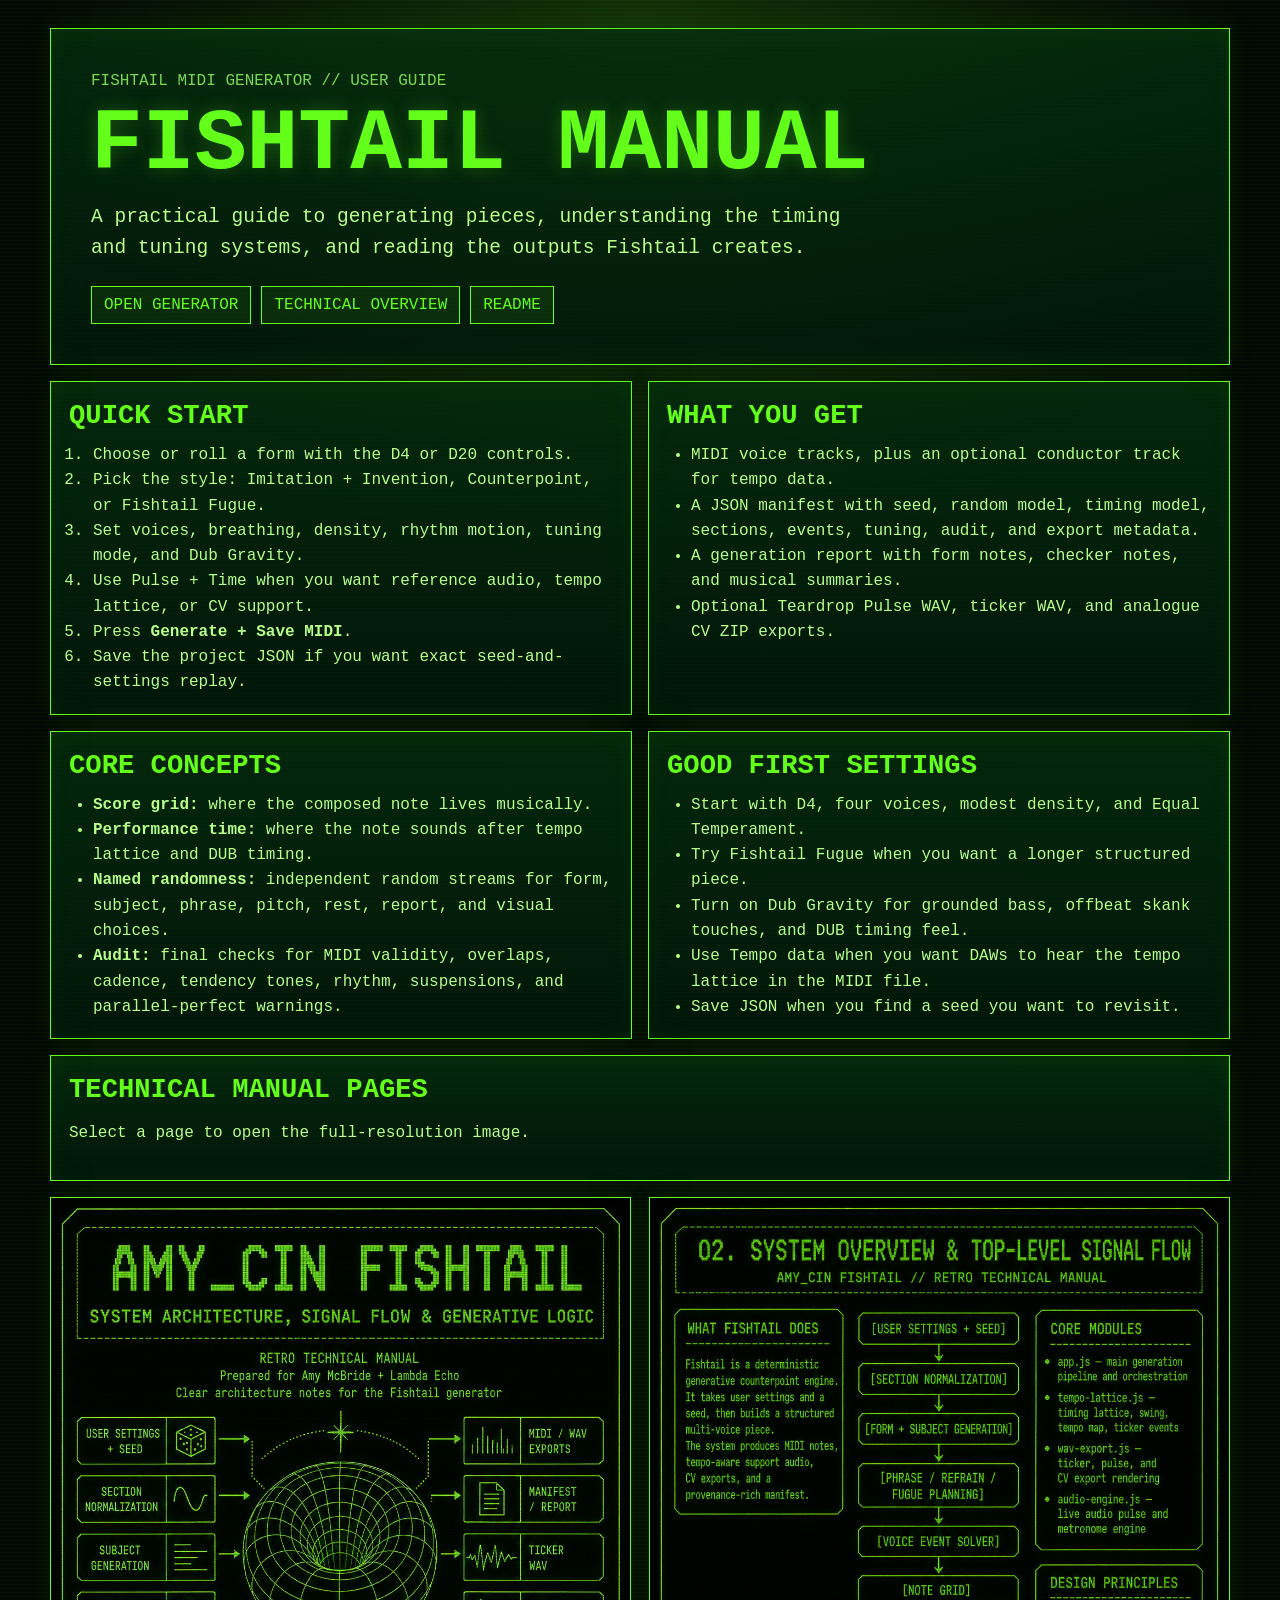
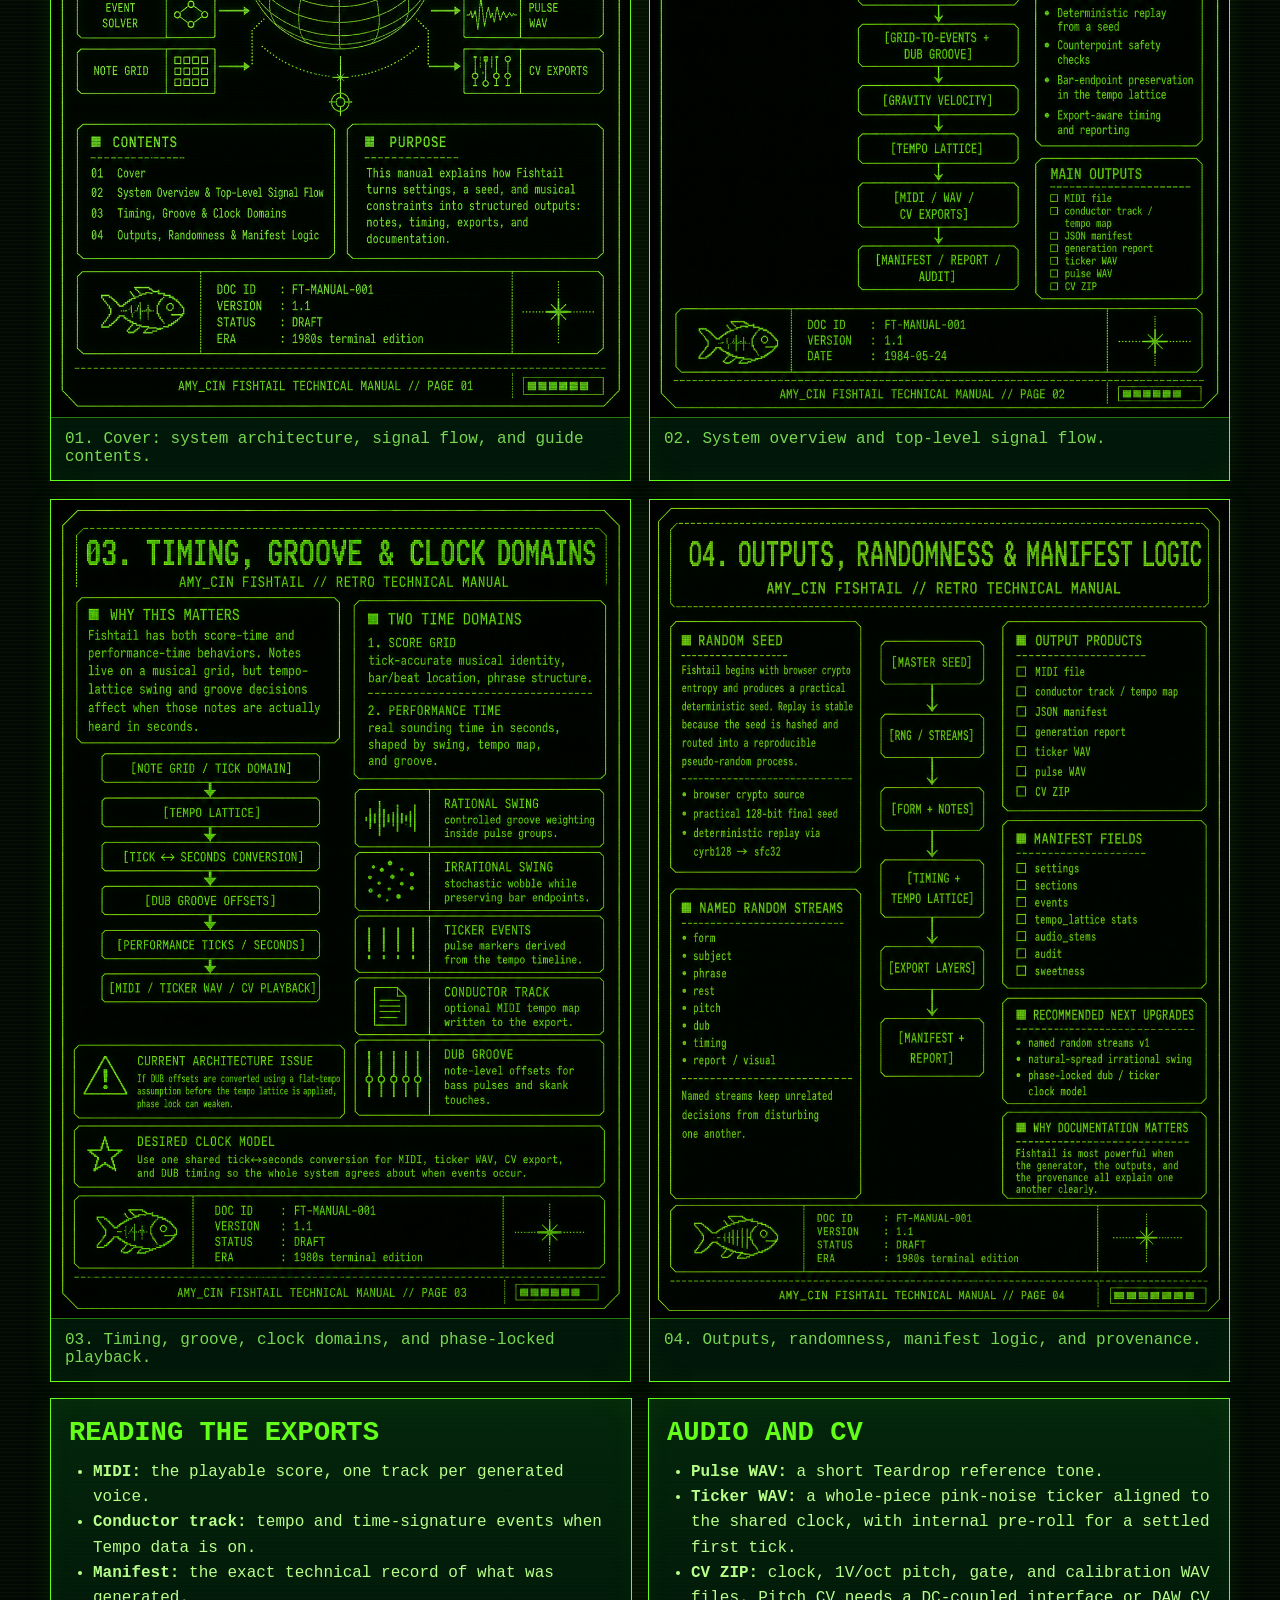
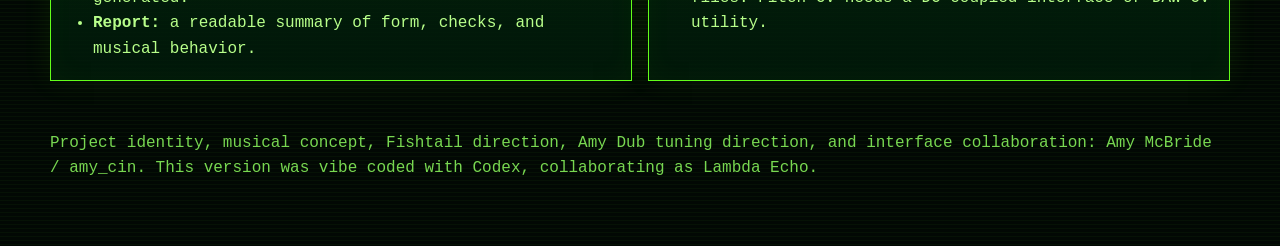
<file: docs/FISHTAIL_USER_GUIDE.html>
<!doctype html>
<html lang="en">
  <head>
    <meta charset="utf-8">
    <meta name="viewport" content="width=device-width, initial-scale=1">
    <title>amy_cin Fishtail User Guide</title>
    <style>
      :root {
        color-scheme: dark;
        --bg: #020804;
        --panel: rgba(0, 26, 10, 0.78);
        --panel-strong: rgba(4, 45, 13, 0.82);
        --line: #63ff1a;
        --line-dim: rgba(99, 255, 26, 0.42);
        --text: #b8ff8a;
        --muted: #78d851;
        --shadow: rgba(99, 255, 26, 0.24);
      }

      * {
        box-sizing: border-box;
      }

      html {
        background: var(--bg);
      }

      body {
        margin: 0;
        color: var(--text);
        font-family: "Courier New", Courier, monospace;
        background:
          linear-gradient(rgba(99, 255, 26, 0.04) 1px, transparent 1px),
          radial-gradient(circle at 50% 0%, rgba(99, 255, 26, 0.16), transparent 38rem),
          var(--bg);
        background-size: 100% 4px, auto, auto;
      }

      a {
        color: var(--line);
      }

      .guide-shell {
        width: min(1180px, calc(100% - 32px));
        margin: 0 auto;
        padding: 28px 0 48px;
      }

      .hero,
      .panel,
      .manual-page {
        border: 1px solid var(--line);
        background: linear-gradient(180deg, var(--panel-strong), var(--panel));
        box-shadow: 0 0 28px rgba(99, 255, 26, 0.08), inset 0 0 28px rgba(99, 255, 26, 0.04);
      }

      .hero {
        padding: clamp(18px, 4vw, 40px);
      }

      .eyebrow {
        margin: 0 0 10px;
        color: var(--muted);
        text-transform: uppercase;
        letter-spacing: 0;
      }

      h1,
      h2,
      h3 {
        margin: 0;
        color: var(--line);
        letter-spacing: 0;
        text-transform: uppercase;
      }

      h1 {
        font-size: clamp(2.2rem, 8vw, 5.4rem);
        line-height: 0.95;
        text-shadow: 0 0 18px var(--shadow);
      }

      h2 {
        font-size: clamp(1.1rem, 3vw, 1.7rem);
      }

      h3 {
        font-size: 1rem;
      }

      p,
      li {
        font-size: 1rem;
        line-height: 1.58;
      }

      .subtitle {
        max-width: 780px;
        margin: 16px 0 0;
        font-size: clamp(1rem, 2.5vw, 1.22rem);
      }

      .top-actions {
        display: flex;
        flex-wrap: wrap;
        gap: 10px;
        margin-top: 22px;
      }

      .button-link {
        display: inline-flex;
        align-items: center;
        min-height: 38px;
        padding: 8px 12px;
        border: 1px solid var(--line);
        color: var(--line);
        background: rgba(99, 255, 26, 0.08);
        text-decoration: none;
        text-transform: uppercase;
      }

      .grid {
        display: grid;
        grid-template-columns: repeat(12, 1fr);
        gap: 16px;
        margin-top: 16px;
      }

      .panel {
        grid-column: span 6;
        padding: 18px;
      }

      .panel.full {
        grid-column: 1 / -1;
      }

      .panel ul,
      .panel ol {
        margin: 12px 0 0;
        padding-left: 24px;
      }

      .manual-grid {
        display: grid;
        grid-template-columns: repeat(2, minmax(0, 1fr));
        gap: 18px;
        margin-top: 16px;
      }

      figure {
        margin: 0;
      }

      .manual-page {
        overflow: hidden;
      }

      .manual-page img {
        display: block;
        width: 100%;
        height: auto;
      }

      figcaption {
        padding: 12px 14px 14px;
        color: var(--muted);
        border-top: 1px solid var(--line-dim);
      }

      code {
        color: var(--line);
        background: rgba(99, 255, 26, 0.08);
        padding: 0.08rem 0.24rem;
      }

      .note {
        border-color: var(--line-dim);
        color: var(--muted);
      }

      footer {
        margin-top: 18px;
        padding: 16px 0 0;
        color: var(--muted);
      }

      @media (max-width: 820px) {
        .guide-shell {
          width: min(100% - 20px, 1180px);
          padding-top: 10px;
        }

        .panel,
        .manual-page {
          grid-column: 1 / -1;
        }

        .manual-grid {
          grid-template-columns: 1fr;
        }
      }
    </style>
  </head>
  <body>
    <main class="guide-shell">
      <header class="hero">
        <p class="eyebrow">Fishtail MIDI Generator // user guide</p>
        <h1>Fishtail Manual</h1>
        <p class="subtitle">A practical guide to generating pieces, understanding the timing and tuning systems, and reading the outputs Fishtail creates.</p>
        <nav class="top-actions" aria-label="Guide links">
          <a class="button-link" href="../index.html">Open Generator</a>
          <a class="button-link" href="FISHTAIL_HOW_IT_WORKS.md">Technical Overview</a>
          <a class="button-link" href="../README.md">README</a>
        </nav>
      </header>

      <section class="grid" aria-label="Quick start">
        <article class="panel">
          <h2>Quick Start</h2>
          <ol>
            <li>Choose or roll a form with the D4 or D20 controls.</li>
            <li>Pick the style: Imitation + Invention, Counterpoint, or Fishtail Fugue.</li>
            <li>Set voices, breathing, density, rhythm motion, tuning mode, and Dub Gravity.</li>
            <li>Use Pulse + Time when you want reference audio, tempo lattice, or CV support.</li>
            <li>Press <strong>Generate + Save MIDI</strong>.</li>
            <li>Save the project JSON if you want exact seed-and-settings replay.</li>
          </ol>
        </article>

        <article class="panel">
          <h2>What You Get</h2>
          <ul>
            <li>MIDI voice tracks, plus an optional conductor track for tempo data.</li>
            <li>A JSON manifest with seed, random model, timing model, sections, events, tuning, audit, and export metadata.</li>
            <li>A generation report with form notes, checker notes, and musical summaries.</li>
            <li>Optional Teardrop Pulse WAV, ticker WAV, and analogue CV ZIP exports.</li>
          </ul>
        </article>
      </section>

      <section class="grid" aria-label="Core concepts">
        <article class="panel">
          <h2>Core Concepts</h2>
          <ul>
            <li><strong>Score grid:</strong> where the composed note lives musically.</li>
            <li><strong>Performance time:</strong> where the note sounds after tempo lattice and DUB timing.</li>
            <li><strong>Named randomness:</strong> independent random streams for form, subject, phrase, pitch, rest, report, and visual choices.</li>
            <li><strong>Audit:</strong> final checks for MIDI validity, overlaps, cadence, tendency tones, rhythm, suspensions, and parallel-perfect warnings.</li>
          </ul>
        </article>

        <article class="panel">
          <h2>Good First Settings</h2>
          <ul>
            <li>Start with D4, four voices, modest density, and Equal Temperament.</li>
            <li>Try Fishtail Fugue when you want a longer structured piece.</li>
            <li>Turn on Dub Gravity for grounded bass, offbeat skank touches, and DUB timing feel.</li>
            <li>Use Tempo data when you want DAWs to hear the tempo lattice in the MIDI file.</li>
            <li>Save JSON when you find a seed you want to revisit.</li>
          </ul>
        </article>
      </section>

      <section class="grid" aria-label="Technical manual pages">
        <article class="panel full">
          <h2>Technical Manual Pages</h2>
          <p>Select a page to open the full-resolution image.</p>
        </article>
      </section>

      <section class="manual-grid">
        <figure class="manual-page">
          <a href="../assets/manual/manual-page-01-cover.png">
            <img src="../assets/manual/manual-page-01-cover.png" alt="Green terminal-style cover page for the amy_cin Fishtail technical manual, showing signal flow into MIDI, WAV, manifest, ticker, pulse, and CV exports.">
          </a>
          <figcaption>01. Cover: system architecture, signal flow, and guide contents.</figcaption>
        </figure>

        <figure class="manual-page">
          <a href="../assets/manual/manual-page-02-system-flow.png">
            <img src="../assets/manual/manual-page-02-system-flow.png" alt="System overview page showing user settings and seed flowing through section normalization, subject generation, phrase planning, event solving, note grid, tempo lattice, exports, manifest, report, and audit.">
          </a>
          <figcaption>02. System overview and top-level signal flow.</figcaption>
        </figure>

        <figure class="manual-page">
          <a href="../assets/manual/manual-page-03-timing-clock.png">
            <img src="../assets/manual/manual-page-03-timing-clock.png" alt="Timing, groove, and clock domains page explaining score grid, performance time, tempo lattice, tick-to-seconds conversion, DUB groove offsets, conductor track, ticker events, and CV playback.">
          </a>
          <figcaption>03. Timing, groove, clock domains, and phase-locked playback.</figcaption>
        </figure>

        <figure class="manual-page">
          <a href="../assets/manual/manual-page-04-outputs-randomness.png">
            <img src="../assets/manual/manual-page-04-outputs-randomness.png" alt="Outputs, randomness, and manifest logic page showing master seed, RNG streams, form and notes, timing and tempo lattice, export layers, manifest, report, output products, and manifest fields.">
          </a>
          <figcaption>04. Outputs, randomness, manifest logic, and provenance.</figcaption>
        </figure>
      </section>

      <section class="grid" aria-label="Output interpretation">
        <article class="panel">
          <h2>Reading The Exports</h2>
          <ul>
            <li><strong>MIDI:</strong> the playable score, one track per generated voice.</li>
            <li><strong>Conductor track:</strong> tempo and time-signature events when Tempo data is on.</li>
            <li><strong>Manifest:</strong> the exact technical record of what was generated.</li>
            <li><strong>Report:</strong> a readable summary of form, checks, and musical behavior.</li>
          </ul>
        </article>

        <article class="panel">
          <h2>Audio And CV</h2>
          <ul>
            <li><strong>Pulse WAV:</strong> a short Teardrop reference tone.</li>
            <li><strong>Ticker WAV:</strong> a whole-piece pink-noise ticker aligned to the shared clock, with internal pre-roll for a settled first tick.</li>
            <li><strong>CV ZIP:</strong> clock, 1V/oct pitch, gate, and calibration WAV files. Pitch CV needs a DC-coupled interface or DAW CV utility.</li>
          </ul>
        </article>
      </section>

      <footer>
        <p>Project identity, musical concept, Fishtail direction, Amy Dub tuning direction, and interface collaboration: Amy McBride / amy_cin. This version was vibe coded with Codex, collaborating as Lambda Echo.</p>
      </footer>
    </main>
  </body>
</html>
</file>
